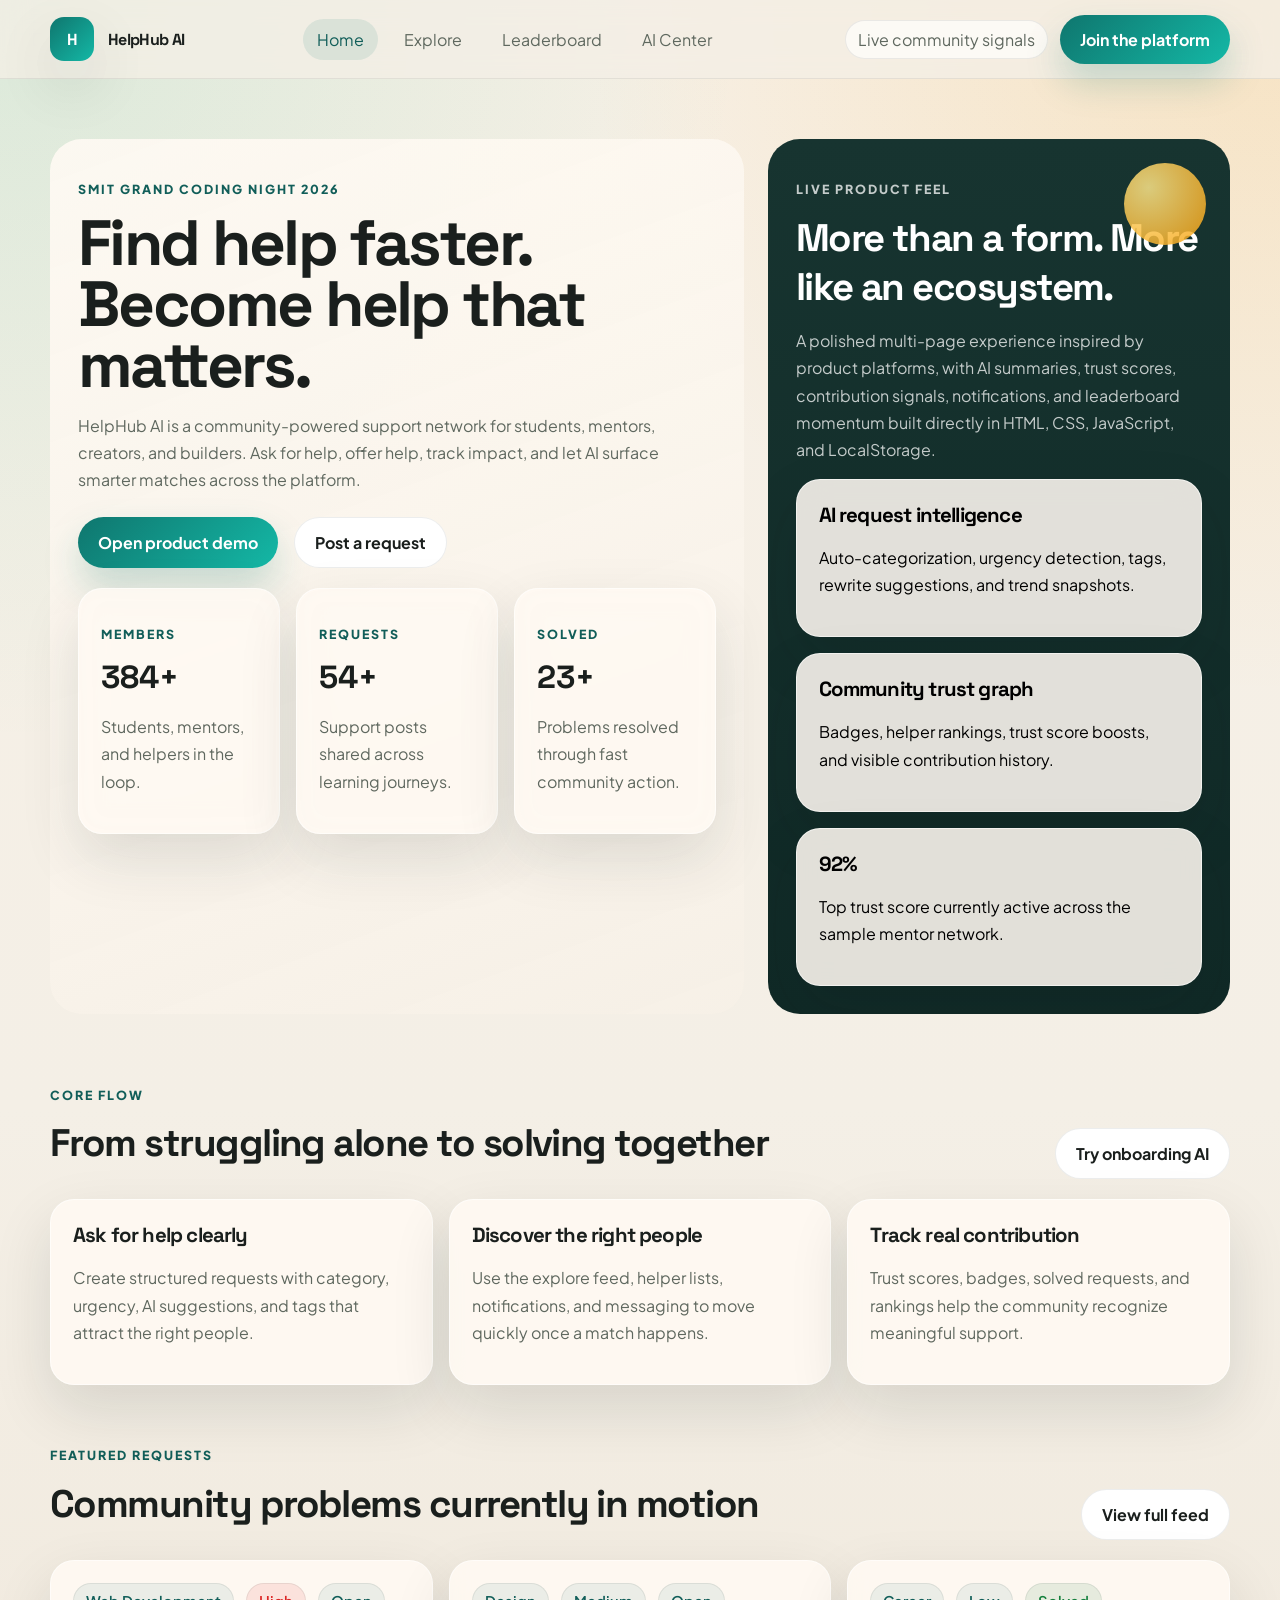
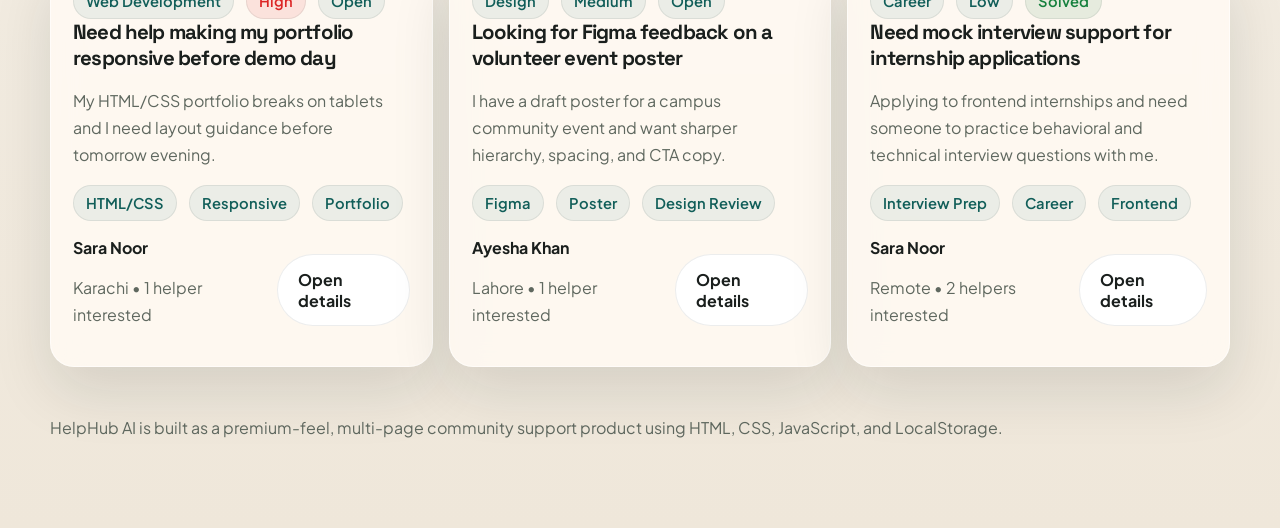
<file: index.html>
<!DOCTYPE html>
<html lang="en">
  <head>
    <meta charset="UTF-8" />
    <meta name="viewport" content="width=device-width, initial-scale=1.0" />
    <title>HelpHub AI | Community Support Platform</title>
    <link href="https://fonts.googleapis.com/css2?family=Plus+Jakarta+Sans:wght@400;500;600;700;800&family=Space+Grotesk:wght@500;700&display=swap" rel="stylesheet" />
    <link rel="stylesheet" href="style.css" />
    <script defer src="./app.js"></script>
  </head>
  <body data-page="landing">
    <div class="site-shell">
      <header class="topbar">
        <div class="container nav">
          <a class='brand' href='./index.html'><span class="brand-badge">H</span><span>HelpHub AI</span></a>
          <nav class="nav-links">
            <a data-nav='landing' href='./index.html'>Home</a>
            <a href='./pages/explore/explore.html'>Explore</a>
            <a href='./pages/leaderBoard/leaderBoard.html'>Leaderboard</a>
            <a href='./pages/aiCenter/aiCenter.html'>AI Center</a>
          </nav>
          <div class="nav-actions">
            <a class='pill' href='./pages/notifications/notifications.html'>Live community signals</a>
            <a class='btn btn-primary' href='./pages/auth/auth.html'>Join the platform</a>
          </div>
        </div>
      </header>
      <main>
        <section class="hero">
          <div class="container hero-grid">
            <div class="hero-copy fade-in">
              <p class="eyebrow">SMIT Grand Coding Night 2026</p>
              <h1>Find help faster. Become help that matters.</h1>
              <p>HelpHub AI is a community-powered support network for students, mentors, creators, and builders. Ask for help, offer help, track impact, and let AI surface smarter matches across the platform.</p>
              <div class="hero-actions">
                <a class='btn btn-primary' href='./pages/dashboard/dashboard.html'>Open product demo</a>
                <a class='btn btn-secondary' href='./pages/createRequest/createRequest.html'>Post a request</a>
              </div>
              <div class="stats-grid">
                <div class="stat-card"><p class="eyebrow">Members</p><div class="stat-value" data-stat-members>0</div><p>Students, mentors, and helpers in the loop.</p></div>
                <div class="stat-card"><p class="eyebrow">Requests</p><div class="stat-value" data-stat-requests>0</div><p>Support posts shared across learning journeys.</p></div>
                <div class="stat-card"><p class="eyebrow">Solved</p><div class="stat-value" data-stat-solved>0</div><p>Problems resolved through fast community action.</p></div>
              </div>
            </div>
            <div class="hero-panel fade-in">
              <span class="orb"></span>
              <p class="eyebrow">Live product feel</p>
              <h2>More than a form. More like an ecosystem.</h2>
              <p>A polished multi-page experience inspired by product platforms, with AI summaries, trust scores, contribution signals, notifications, and leaderboard momentum built directly in HTML, CSS, JavaScript, and LocalStorage.</p>
              <div class="stack">
                <div class="feature-card" style="color: black;"><h3>AI request intelligence</h3><p style="color: black;">Auto-categorization, urgency detection, tags, rewrite suggestions, and trend snapshots.</p></div>
                <div class="feature-card" style="color: black;"><h3>Community trust graph</h3><p style="color: black;">Badges, helper rankings, trust score boosts, and visible contribution history.</p></div>
                <div class="feature-card" style="color: black;"><h3 data-top-score>0%</h3><p style="color: black;">Top trust score currently active across the sample mentor network.</p></div>
              </div>
            </div>
          </div>
        </section>
        <section class="section">
          <div class="container">
            <div class="section-head">
              <div><p class="section-kicker">Core flow</p><h2>From struggling alone to solving together</h2></div>
              <a class='btn btn-secondary' href='./pages/onBoarding/onBoarding.html'>Try onboarding AI</a>
            </div>
            <div class="card-grid">
              <article class="feature-card fade-in"><h3>Ask for help clearly</h3><p>Create structured requests with category, urgency, AI suggestions, and tags that attract the right people.</p></article>
              <article class="feature-card fade-in"><h3>Discover the right people</h3><p>Use the explore feed, helper lists, notifications, and messaging to move quickly once a match happens.</p></article>
              <article class="feature-card fade-in"><h3>Track real contribution</h3><p>Trust scores, badges, solved requests, and rankings help the community recognize meaningful support.</p></article>
            </div>
          </div>
        </section>
        <section class="section">
          <div class="container">
            <div class="section-head">
              <div><p class="section-kicker">Featured requests</p><h2>Community problems currently in motion</h2></div>
              <a class='btn btn-secondary' href='./pages/explore/explore.html'>View full feed</a>
            </div>
            <div class="card-grid" data-featured-requests></div>
          </div>
        </section>
      </main>
      <footer class="footer"><div class="container">HelpHub AI is built as a premium-feel, multi-page community support product using HTML, CSS, JavaScript, and LocalStorage.</div></footer>
    </div>
  </body>
</html>
</file>
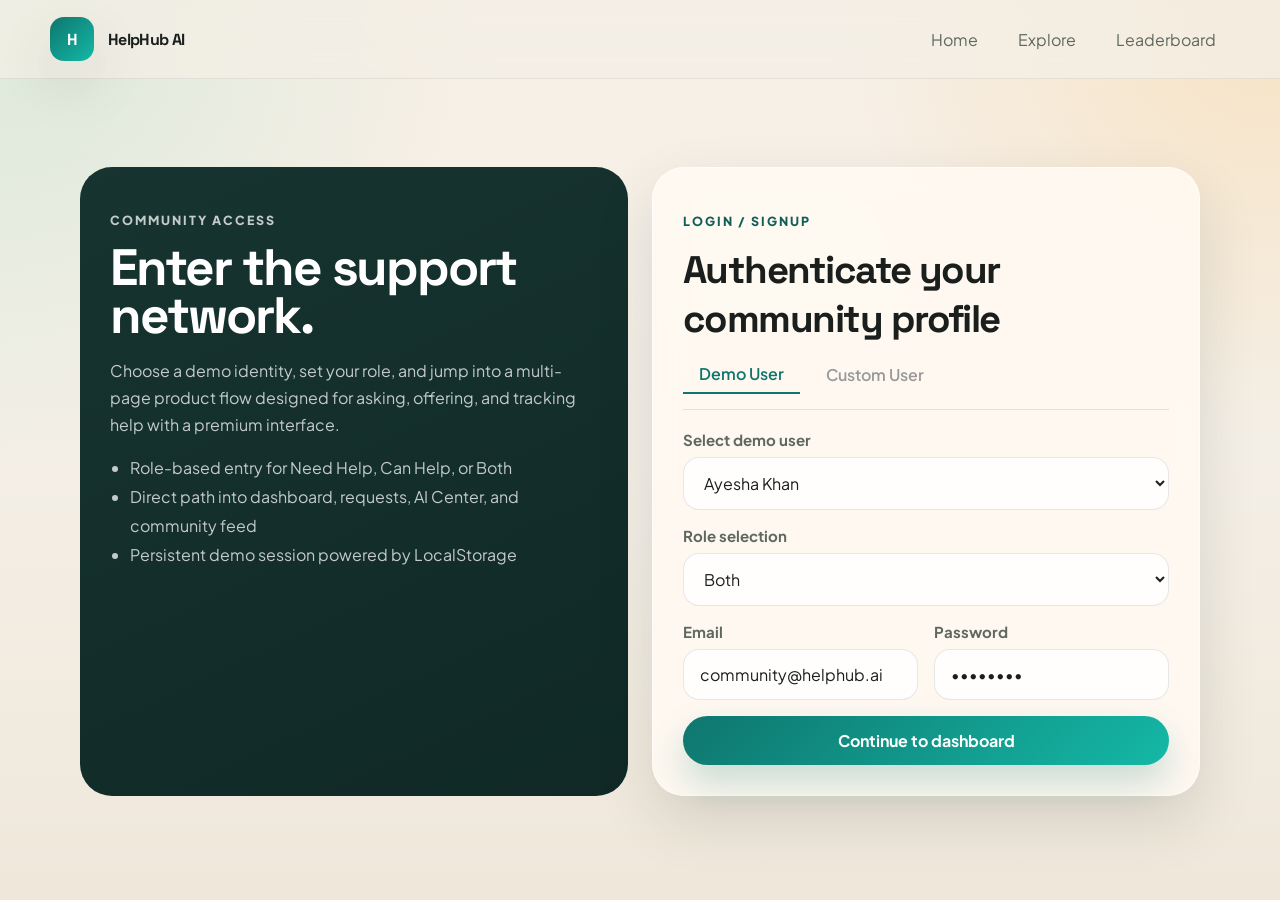
<file: request-detail.html>
<!DOCTYPE html>
<html lang="en">

<head>
  <meta charset="UTF-8" />
  <meta name="viewport" content="width=device-width, initial-scale=1.0" />
  <title>HelpHub AI | Request Details</title>
  <link rel="preconnect" href="https://fonts.googleapis.com" />
  <link rel="preconnect" href="https://fonts.gstatic.com" crossorigin />
  <link
    href="https://fonts.googleapis.com/css2?family=Plus+Jakarta+Sans:wght@400;500;600;700;800&family=Space+Grotesk:wght@500;700&display=swap"
    rel="stylesheet" />
  <link rel="stylesheet" href="./style.css" />
  <script defer src="./app.js"></script>
</head>

<body data-page="detail">
  <!-- Request detail page: show full request, summary, helpers, and actions -->
  <header class="topbar">
    <div class="container nav">
      <a class='brand' href='./index.html'><span class="brand-badge">H</span><span>HelpHub AI</span></a>
      <nav class="nav-links">
        <a href='./pages/dashboard/dashboard.html'>Dashboard</a>
        <a href='./pages/explore/explore.html'>Explore</a>
        <a href='./pages/leaderBoard/leaderBoard.html'>Leaderboard</a>
      </nav>
    </div>
  </header>

  <main class="container">
    <!-- Request detail header -->
    <section class="page-hero">
      <div class="panel dark-panel">
        <div data-request-meta class="meta-tags"></div>
        <h1 data-request-title style="font-size: clamp(2rem, 4vw, 3.5rem);"></h1>
        <p data-request-description></p>
      </div>
    </section>

    <!-- Main Content -->
    <section class="detail-grid section">
      <!-- Left Column -->
      <div class="stack">
        <!-- AI Summary -->
        <div class="panel">
          <p class="section-kicker">AI Summary</p>
          <h2>What this request needs</h2>
          <p data-request-summary></p>
          <div data-request-tags class="tag-row"></div>
        </div>

        <!-- Actions -->
        <div class="panel">
          <p class="section-kicker">Actions</p>
          <div class="actions-grid">
            <button data-cta-help class="btn btn-primary">I can help</button>
            <button data-cta-solved class="btn btn-secondary">Mark as solved</button>
          </div>
        </div>
      </div>

      <!-- Right Column -->
      <div class="stack">
        <!-- Requester Info -->
        <div class="panel">
          <p class="section-kicker">Requester</p>
          <div data-request-requester></div>
        </div>

        <!-- Helpers List -->
        <div class="panel">
          <p class="section-kicker">Helpers</p>
          <h2>People ready to support</h2>
          <div data-helper-list class="stack"></div>
        </div>
      </div>
    </section>
  </main>

  <style>
    .page-hero {
      padding: 36px 0 18px;
    }

    .page-hero .panel {
      background: linear-gradient(140deg, rgba(20, 29, 32, 0.93), rgba(16, 26, 29, 0.88));
      color: white;
      border-radius: 32px;
      padding: 28px;
    }

    .page-hero h1 {
      color: white;
      margin-bottom: 12px;
    }

    .page-hero p {
      color: rgba(255, 255, 255, 0.75);
      line-height: 1.7;
    }

    .meta-tags {
      display: flex;
      gap: 8px;
      margin-bottom: 16px;
      flex-wrap: wrap;
    }

    .detail-grid {
      display: grid;
      grid-template-columns: 1.2fr 0.8fr;
      gap: 24px;
      padding: 24px 0;
    }

    .stack {
      display: grid;
      gap: 16px;
    }

    .actions-grid {
      display: flex;
      gap: 12px;
      flex-wrap: wrap;
    }

    .user-line {
      display: flex;
      align-items: center;
      gap: 12px;
    }

    .avatar {
      width: 44px;
      height: 44px;
      border-radius: 50%;
      display: flex;
      align-items: center;
      justify-content: center;
      font-weight: 800;
      font-family: "Space Grotesk", "Segoe UI", sans-serif;
      color: white;
      flex-shrink: 0;
      background: linear-gradient(135deg, #f59e0b, #fb7185);
    }

    .avatar.teal {
      background: linear-gradient(135deg, #14b8a6, #0f766e);
    }

    .avatar.dark {
      background: linear-gradient(135deg, #2c3e50, #1f2937);
    }

    .helper-item {
      display: flex;
      justify-content: space-between;
      align-items: center;
      gap: 14px;
      padding: 16px 18px;
      border-radius: 18px;
      background: rgba(255, 255, 255, 0.72);
      border: 1px solid rgba(17, 33, 29, 0.06);
    }

    .muted {
      color: #5f685f;
      font-size: 0.95rem;
    }

    .tag-row {
      display: flex;
      gap: 8px;
      flex-wrap: wrap;
      margin-top: 16px;
    }

    .tag {
      display: inline-flex;
      align-items: center;
      gap: 8px;
      padding: 8px 12px;
      background: rgba(15, 118, 110, 0.08);
      color: #115e59;
      border-radius: 999px;
      font-size: 0.92rem;
      font-weight: 600;
      border: 1px solid transparent;
    }

    .tag.urgent {
      background: rgba(220, 38, 38, 0.1);
      color: #dc2626;
    }

    .tag.success {
      background: rgba(21, 128, 61, 0.1);
      color: #15803d;
    }

    /* Medium screens (tablet) */
    @media (max-width: 980px) {
      .detail-grid {
        grid-template-columns: 1fr;
        gap: 20px;
      }

      .actions-grid {
        grid-template-columns: 1fr;
      }

      .actions-grid button {
        width: 100%;
      }
    }

    /* Small screens (mobile) */
    @media (max-width: 680px) {
      .page-hero {
        padding: 24px 0 12px;
      }

      .page-hero .panel {
        border-radius: 22px;
        padding: 22px;
      }

      .page-hero h1 {
        font-size: clamp(1.8rem, 5vw, 2.6rem);
        margin-bottom: 12px;
      }

      .page-hero p {
        font-size: 0.95rem;
      }

      .detail-grid {
        gap: 16px;
        padding: 16px 0;
      }

      .stack {
        gap: 14px;
      }

      .meta-tags {
        gap: 6px;
        margin-bottom: 12px;
      }

      .tag {
        font-size: 0.85rem;
        padding: 6px 10px;
      }

      .actions-grid {
        gap: 10px;
      }

      .actions-grid .btn {
        padding: 12px 16px;
        font-size: 0.95rem;
        width: 100%;
      }

      .helper-item {
        flex-direction: column;
        align-items: flex-start;
        gap: 12px;
        padding: 14px 16px;
      }

      .helper-item .user-line {
        width: 100%;
      }

      .user-line {
        width: 100%;
        justify-content: space-between;
      }

      .user-line > div:last-child {
        text-align: right;
      }

      .panel {
        padding: 22px;
        border-radius: 24px;
      }

      .panel h2 {
        font-size: clamp(1.2rem, 3vw, 1.8rem);
        margin-bottom: 12px;
      }

      .section-kicker,
      .eyebrow {
        font-size: 0.75rem;
      }
    }

    /* Extra small screens */
    @media (max-width: 480px) {
      .page-hero h1 {
        font-size: 1.6rem;
        line-height: 1.2;
      }

      .meta-tags {
        gap: 4px;
      }

      .tag {
        font-size: 0.8rem;
        padding: 5px 8px;
      }

      .avatar {
        width: 40px;
        height: 40px;
        font-size: 0.85rem;
      }

      .helper-item {
        padding: 12px 14px;
      }

      .actions-grid .btn {
        padding: 11px 14px;
        font-size: 0.9rem;
      }
    }
  </style>
</body>

</html>
</file>
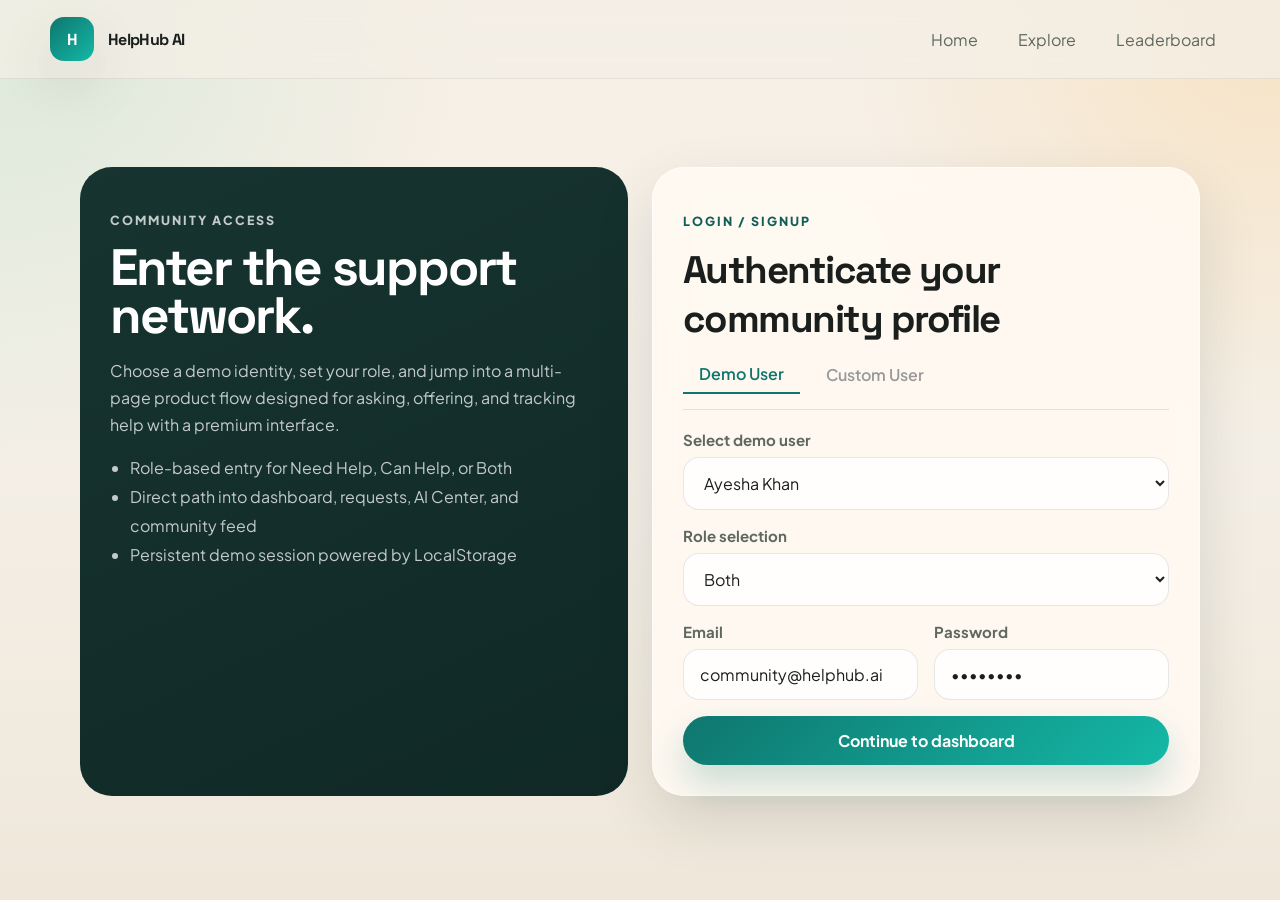
<file: pages/aiCenter/aiCenter.html>
<!DOCTYPE html>
<html lang="en">

<head>
  <meta charset="UTF-8" />
  <meta name="viewport" content="width=device-width, initial-scale=1.0" />
  <title>HelpHub AI | AI Center</title>
  <link rel="preconnect" href="https://fonts.googleapis.com" />
  <link rel="preconnect" href="https://fonts.gstatic.com" crossorigin />
  <link
    href="https://fonts.googleapis.com/css2?family=Plus+Jakarta+Sans:wght@400;500;600;700;800&family=Space+Grotesk:wght@500;700&display=swap"
    rel="stylesheet" />
  <link rel="stylesheet" href="../../style.css" />
  <script defer src="../../app.js"></script>
</head>

<body data-page="ai">
  <header class="topbar">
    <div class="container nav">
      <a class='brand' href='../../index.html'><span class="brand-badge">H</span><span>HelpHub AI</span></a>
      <nav class="nav-links">
        <a href='../dashboard/dashboard.html'>Dashboard</a>
        <a href='../createRequest/createRequest.html'>Create Request</a>
        <a data-nav='ai' href='../aiCenter/aiCenter.html'>AI Center</a>
      </nav>
    </div>
  </header>
  <main class="container">
    <section class="page-hero">
      <div class="panel">
        <p class="eyebrow">AI Center</p>
        <h1 style="font-size: clamp(2.2rem, 4vw, 4rem);">See what the platform intelligence is noticing.</h1>
        <p>AI-like insights summarize demand trends, helper readiness, urgency signals, and request recommendations.</p>
      </div>
    </section>
    <section class="stack section">
      <div class="mini-grid" data-ai-summary></div>
      <div class="panel">
        <p class="section-kicker">AI recommendations</p>
        <h2>Requests needing attention</h2>
        <div class="stack" data-ai-recommendations></div>
      </div>
    </section>
  </main>
</body>

</html>
</file>
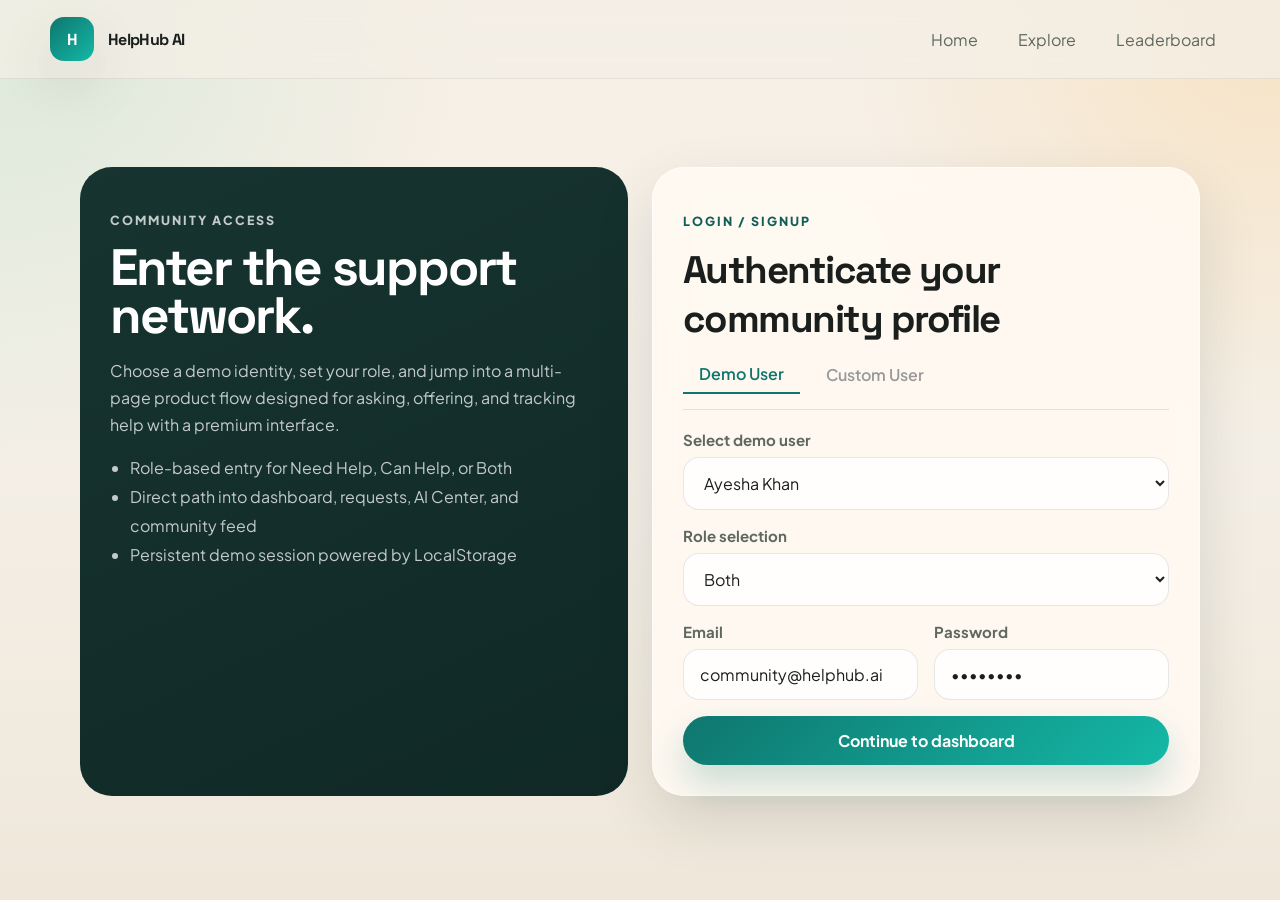
<file: pages/auth/auth.html>
<!DOCTYPE html>
<html lang="en">

<head>
  <meta charset="UTF-8" />
  <meta name="viewport" content="width=device-width, initial-scale=1.0" />
  <title>HelpHub AI | Authentication</title>
  <link rel="preconnect" href="https://fonts.googleapis.com" />
  <link rel="preconnect" href="https://fonts.gstatic.com" crossorigin />
  <link
    href="https://fonts.googleapis.com/css2?family=Plus+Jakarta+Sans:wght@400;500;600;700;800&family=Space+Grotesk:wght@500;700&display=swap"
    rel="stylesheet" />
  <link rel="stylesheet" href="../../style.css" />
  <script defer src="../../app.js"></script>
</head>

<body data-page="auth">
  <header class="topbar">
    <div class="container nav">
      <a class='brand' href='../../index.html'><span class="brand-badge">H</span><span>HelpHub AI</span></a>
      <nav class="nav-links">
        <a href='../../index.html'>Home</a>
        <a href='../explore/explore.html'>Explore</a>
        <a href='../leaderBoard/leaderBoard.html'>Leaderboard</a>
      </nav>
    </div>
  </header>
  <main class="auth-layout container">
    <div class="auth-wrap">
      <section class="auth-side fade-in">
        <p class="eyebrow">Community access</p>
        <h1 style="font-size: clamp(2.4rem, 4vw, 4rem);">Enter the support network.</h1>
        <p>Choose a demo identity, set your role, and jump into a multi-page product flow designed for asking, offering,
          and tracking help with a premium interface.</p>
        <ul>
          <li>Role-based entry for Need Help, Can Help, or Both</li>
          <li>Direct path into dashboard, requests, AI Center, and community feed</li>
          <li>Persistent demo session powered by LocalStorage</li>
        </ul>
      </section>
      <section class="auth-card fade-in">
        <p class="section-kicker">Login / Signup</p>
        <h2>Authenticate your community profile</h2>
        <div class="auth-mode-toggle" style="display: flex; gap: 10px; margin-bottom: 20px; border-bottom: 1px solid #e0e0e0; padding-bottom: 15px;">
          <button type="button" class="auth-mode-btn active" data-mode="demo" style="padding: 8px 16px; border: none; background: none; cursor: pointer; font-weight: 600; color: #0f766e; border-bottom: 2px solid #0f766e;">Demo User</button>
          <button type="button" class="auth-mode-btn" data-mode="custom" style="padding: 8px 16px; border: none; background: none; cursor: pointer; font-weight: 600; color: #999;">Custom User</button>
        </div>
        <form data-auth-form class="stack">
          <div id="demo-mode">
            <div class="field"><label for="auth-user">Select demo user</label><select id="auth-user"
                data-auth-user></select></div>
          </div>
          <div id="custom-mode" style="display: none;">
            <div class="field"><label for="custom-name">Your Name</label><input id="custom-name" type="text" 
                placeholder="Enter your full name" data-custom-name /></div>
            <div class="field"><label for="custom-location">Location (Optional)</label><input id="custom-location" type="text" 
                placeholder="e.g., Karachi, Lahore, Remote" data-custom-location /></div>
          </div>
          <div class="field"><label for="auth-role">Role selection</label><select id="auth-role" data-auth-role>
              <option>Need Help</option>
              <option>Can Help</option>
              <option>Both</option>
            </select></div>
          <div class="auth-grid">
            <div class="field"><label>Email</label><input type="email" value="community@helphub.ai" /></div>
            <div class="field"><label>Password</label><input type="password" value="demo1234" /></div>
          </div>
          <button class="btn btn-primary" type="submit">Continue to dashboard</button>
        </form>
      </section>
    </div>
  </main>
</body>

</html>
</file>
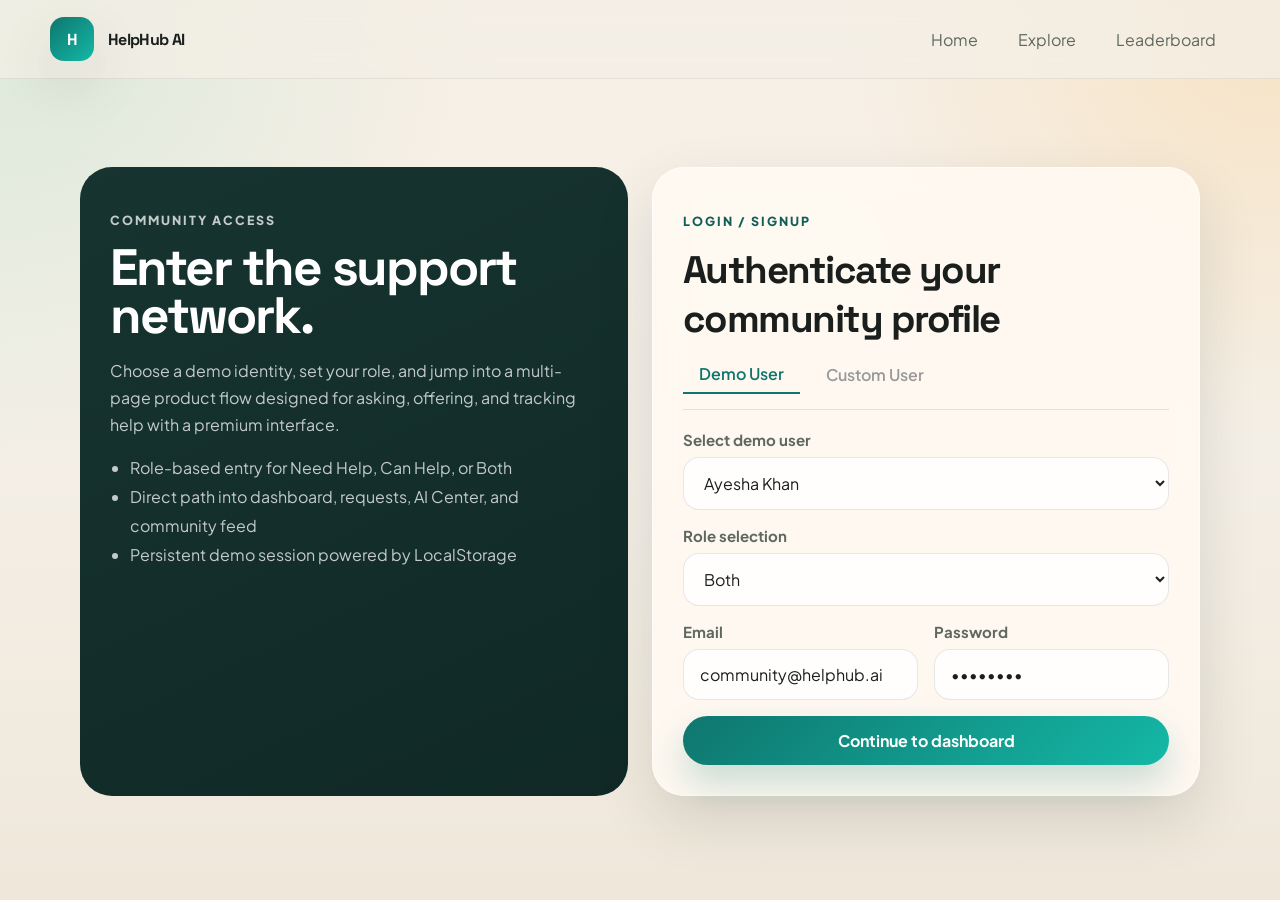
<file: pages/createRequest/createRequest.html>
<!DOCTYPE html>
<html lang="en">

<head>
  <meta charset="UTF-8" />
  <meta name="viewport" content="width=device-width, initial-scale=1.0" />
  <title>HelpHub AI | Create Request</title>
  <link rel="preconnect" href="https://fonts.googleapis.com" />
  <link rel="preconnect" href="https://fonts.gstatic.com" crossorigin />
  <link
    href="https://fonts.googleapis.com/css2?family=Plus+Jakarta+Sans:wght@400;500;600;700;800&family=Space+Grotesk:wght@500;700&display=swap"
    rel="stylesheet" />
  <link rel="stylesheet" href="../../style.css" />
  <script defer src="../../app.js"></script>
</head>

<body data-page="create">
  <header class="topbar">
    <div class="container nav">
      <a class='brand' href='../../index.html'><span class="brand-badge">H</span><span>HelpHub AI</span></a>
      <nav class="nav-links">
        <a href='../dashboard/dashboard.html'>Dashboard</a>
        <a href='../explore/explore.html'>Explore</a>
        <a data-nav='create' href='../createRequest/createRequest.html'>Create Request</a>
      </nav>
    </div>
  </header>
  <main class="container">
    <section class="page-hero">
      <div class="panel">
        <p class="eyebrow">Create request</p>
        <h1 style="font-size: clamp(2.2rem, 4vw, 4rem);">Turn a rough problem into a clear help request.</h1>
        <p>Use built-in AI suggestions for category, urgency, tags, and a stronger description rewrite.</p>
      </div>
    </section>
    <section class="detail-grid section">
      <form class="form-card stack" data-create-form>
        <div class="field"><label for="request-title">Title</label><input id="request-title" type="text"
            placeholder="Need review on my JavaScript quiz app before submission" required /></div>
        <div class="field"><label for="request-description">Description</label><textarea id="request-description"
            placeholder="Explain the challenge, your current progress, deadline, and what kind of help would be useful."
            required></textarea></div>
        <div class="form-grid">
          <div class="field"><label for="request-tags">Tags</label><input id="request-tags" type="text"
              placeholder="JavaScript, Debugging, Review" /></div>
          <div class="field"><label for="request-category">Category</label><select id="request-category" required>
              <option>Web Development</option>
              <option>Design</option>
              <option>Career</option>
              <option>Academics</option>
              <option>Content</option>
              <option>Community</option>
            </select></div>
          <div class="field"><label for="request-urgency">Urgency</label><select id="request-urgency" required>
              <option>Critical</option>
              <option selected>High</option>
              <option>Medium</option>
              <option>Low</option>
            </select></div>
        </div>
        <div class="row"><button class="btn btn-secondary" type="button" data-fill-ai>Apply AI
            suggestions</button><button class="btn btn-primary" type="submit">Publish request</button></div>
      </form>
      <aside class="panel">
        <p class="section-kicker">AI assistant</p>
        <h2>Smart request guidance</h2>
        <div data-ai-request-insights></div>
      </aside>
    </section>
  </main>
</body>

</html>
</file>
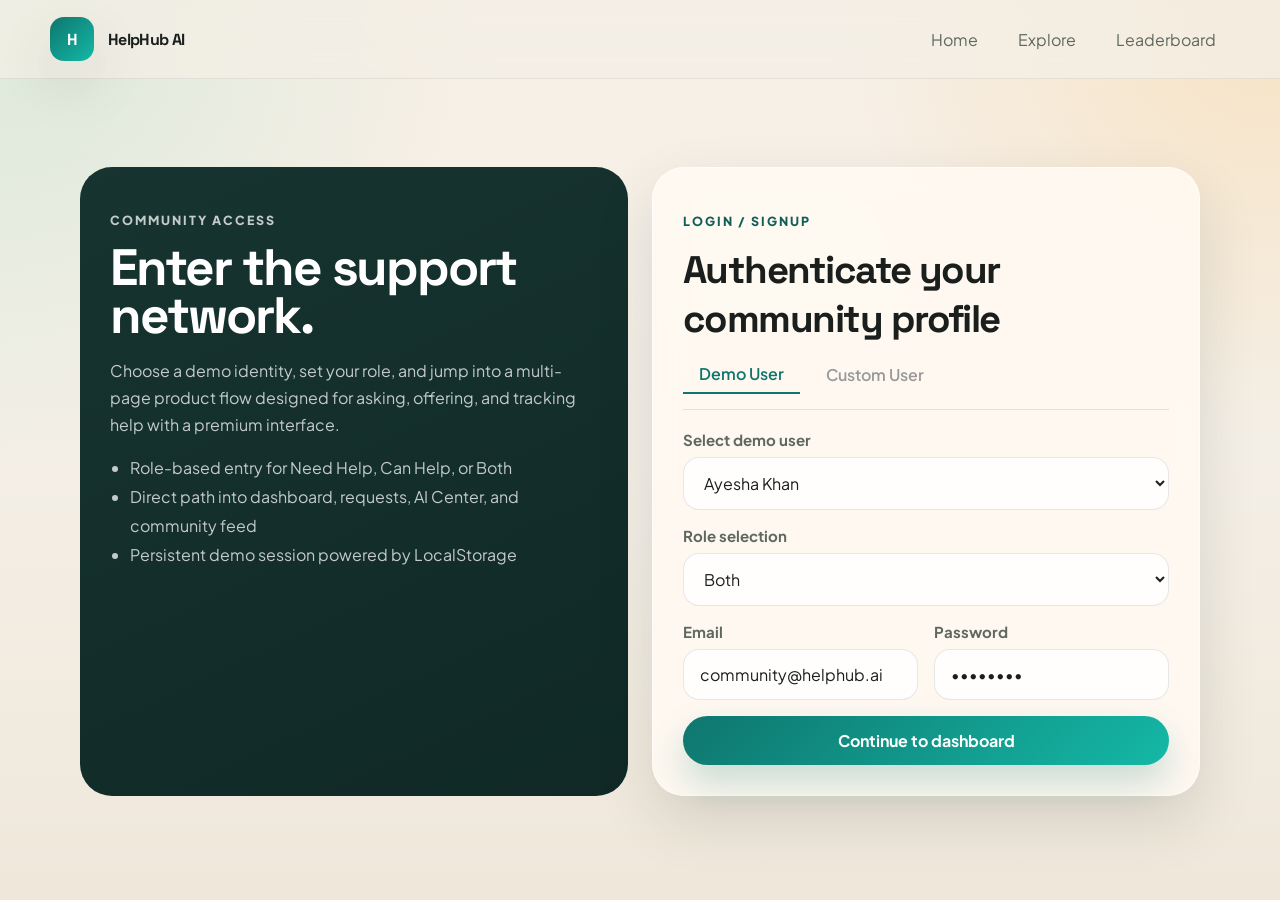
<file: pages/dashboard/dashboard.html>
<!DOCTYPE html>
<html lang="en">

<head>
  <meta charset="UTF-8" />
  <meta name="viewport" content="width=device-width, initial-scale=1.0" />
  <title>HelpHub AI | Dashboard</title>
  <link rel="preconnect" href="https://fonts.googleapis.com" />
  <link rel="preconnect" href="https://fonts.gstatic.com" crossorigin />
  <link
    href="https://fonts.googleapis.com/css2?family=Plus+Jakarta+Sans:wght@400;500;600;700;800&family=Space+Grotesk:wght@500;700&display=swap"
    rel="stylesheet" />
  <link rel="stylesheet" href="../../style.css" />
  <script defer src="../../app.js"></script>
</head>

<body data-page="dashboard">
  <div class="site-shell">
    <header class="topbar">
      <div class="container nav">
        <a class='brand' href='../../index.html'><span class="brand-badge">H</span><span>HelpHub AI</span></a>
        <nav class="nav-links">
          <a data-nav='dashboard' href='../dashboard/dashboard.html'>Dashboard</a>
          <a href='../explore/explore.html'>Explore</a>
          <a href='../createRequest/createRequest.html'>Create Request</a>
          <a href='../messages/messages.html'>Messages</a>
          <a href='../profile/profile.html'>Profile</a>
        </nav>
        <div class="nav-actions">
          <a class='pill' href='../notifications/notifications.html'>Notifications</a>
          <a class='btn btn-primary' href='../aiCenter/aiCenter.html'>Open AI Center</a>
        </div>
      </div>
    </header>
    <main class="container">
      <section class="page-hero">
        <div class="panel">
          <p class="eyebrow">Dashboard</p>
          <h1 style="font-size: clamp(2.3rem, 4vw, 4.2rem);">Welcome back, <span data-dashboard-name></span>.</h1>
          <p>Your command center for requests, AI insights, helper momentum, and live community activity.</p>
        </div>
      </section>
      <section class="mini-grid section">
        <div class="stat-card">
          <p class="eyebrow">Trust score</p>
          <div class="stat-value" data-stat-trust></div>
          <p>Driven by solved requests and consistent support.</p>
        </div>
        <div class="stat-card">
          <p class="eyebrow">Helping</p>
          <div class="stat-value" data-stat-helping></div>
          <p>Requests where you are currently listed as a helper.</p>
        </div>
        <div class="stat-card">
          <p class="eyebrow">Open requests</p>
          <div class="stat-value" data-stat-open></div>
          <p>Community requests currently active across the feed.</p>
        </div>
        <div class="stat-card">
          <p class="eyebrow">AI pulse</p>
          <div class="stat-value" data-stat-insights></div>
          <p>Trend count detected in the latest request activity.</p>
        </div>
      </section>
      <section class="dashboard-grid section">
        <div class="stack">
          <div class="section-head">
            <div>
              <p class="section-kicker">Recent requests</p>
              <h2>What the community needs right now</h2>
            </div><a class='btn btn-secondary' href='../explore/explore.html'>Go to feed</a>
          </div>
          <div class="stack" data-dashboard-requests></div>
        </div>
        <div class="stack">
          <div class="panel">
            <p class="section-kicker">AI insights</p>
            <h3>Suggested actions for you</h3>
            <div data-dashboard-ai></div>
          </div>
          <div class="panel">
            <p class="section-kicker">Notifications</p>
            <h3>Latest updates</h3>
            <div class="notif-list" data-dashboard-notes></div>
          </div>
        </div>
      </section>
    </main>
  </div>
</body>

</html>
</file>
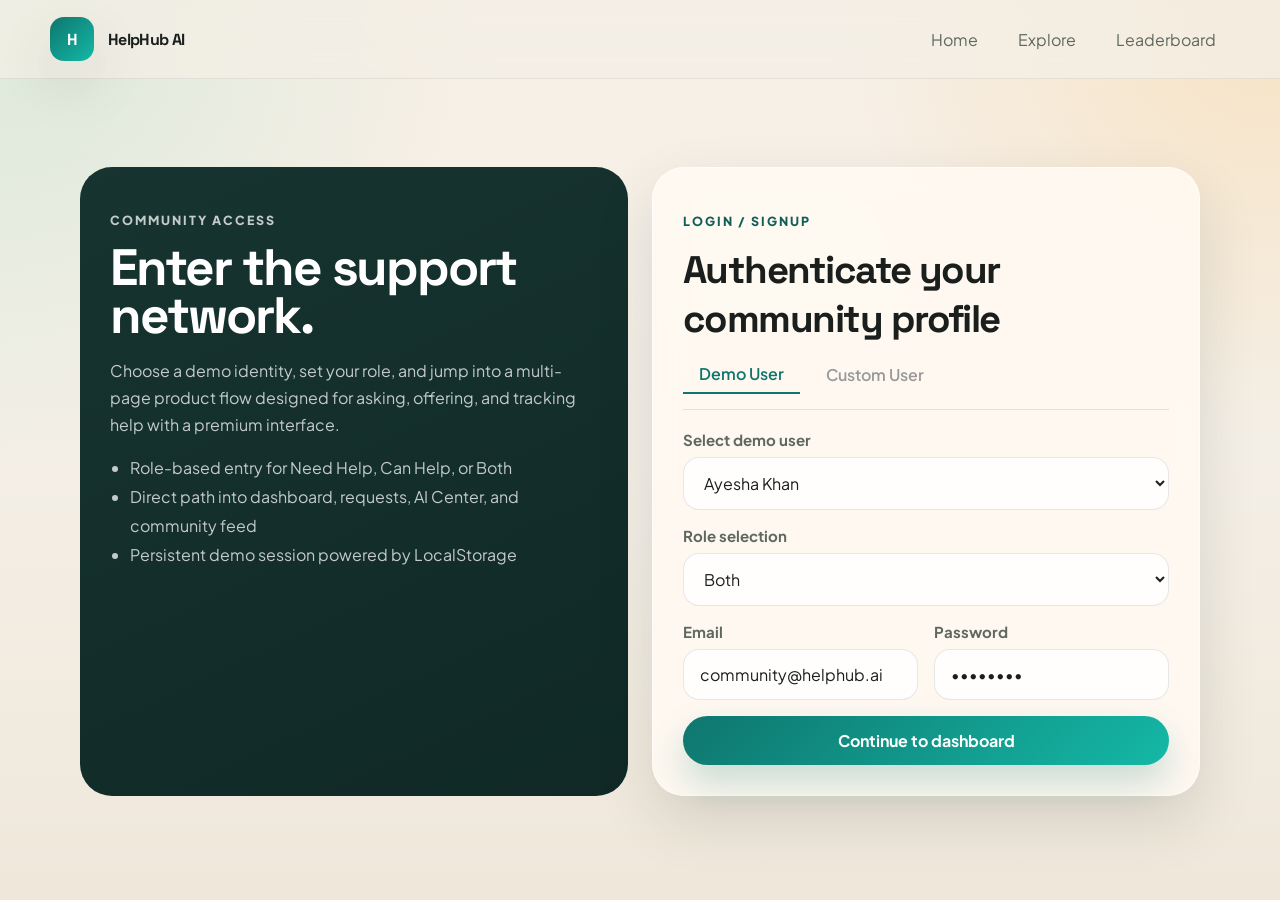
<file: pages/explore/explore.html>
<!DOCTYPE html>
<html lang="en">

<head>
  <meta charset="UTF-8" />
  <meta name="viewport" content="width=device-width, initial-scale=1.0" />
  <title>HelpHub AI | Explore Requests</title>
  <link rel="preconnect" href="https://fonts.googleapis.com" />
  <link rel="preconnect" href="https://fonts.gstatic.com" crossorigin />
  <link
    href="https://fonts.googleapis.com/css2?family=Plus+Jakarta+Sans:wght@400;500;600;700;800&family=Space+Grotesk:wght@500;700&display=swap"
    rel="stylesheet" />
  <link rel="stylesheet" href="../../style.css" />
  <script defer src="../../app.js"></script>
</head>

<body data-page="explore">
  <!-- Explore page: display request feed and filter controls -->
  <header class="topbar">
    <div class="container nav">
      <a class='brand' href='../../index.html'><span class="brand-badge">H</span><span>HelpHub AI</span></a>
      <nav class="nav-links">
        <a href='../dashboard/dashboard.html'>Dashboard</a>
        <a data-nav='explore' href='../explore/explore.html'>Explore</a>
        <a href='../leaderBoard/leaderBoard.html'>Leaderboard</a>
        <a href='../notifications/notifications.html'>Notifications</a>
      </nav>
    </div>
  </header>
  <main class="container">
    <section class="page-hero">
      <div class="panel">
        <p class="eyebrow">Explore / Feed</p>
        <h1 style="font-size: clamp(2.2rem, 4vw, 4rem);">Browse help requests with filterable community context.</h1>
        <p>Filter by category, urgency, skills, and location to surface the best matches.</p>
      </div>
    </section>
    <section class="feed-grid section">
      <form class="panel stack" data-filter-form>
        <div>
          <p class="section-kicker">Filters</p>
          <h2>Refine the feed</h2>
        </div>
        <div class="field"><label>Category</label><select name="category">
            <option value="">All categories</option>
            <option>Web Development</option>
            <option>Design</option>
            <option>Career</option>
            <option>Academics</option>
            <option>Content</option>
            <option>Community</option>
          </select></div>
        <div class="field"><label>Urgency</label><select name="urgency">
            <option value="">All urgency levels</option>
            <option>Critical</option>
            <option>High</option>
            <option>Medium</option>
            <option>Low</option>
          </select></div>
        <div class="field">
          <label>Skills</label><input name="skill" type="text" placeholder="React, Figma, Git/GitHub" />
        </div>
        <div class="field">
          <label>Location</label><input name="location" type="text" placeholder="Karachi, Lahore, Remote" />
        </div>
      </form>
      <div class="stack" data-feed-results></div>
    </section>
  </main>
</body>

</html>
</file>
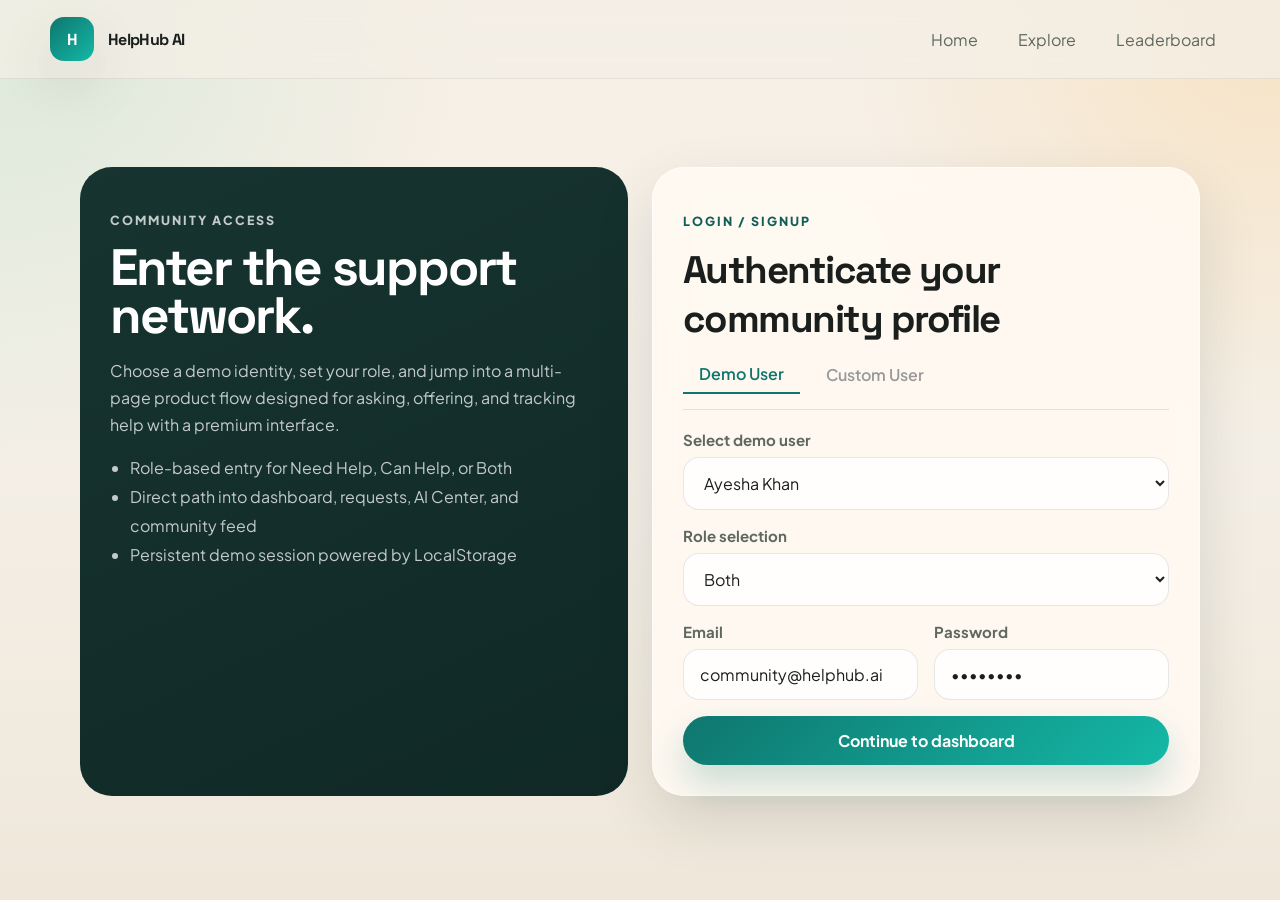
<file: pages/leaderBoard/leaderBoard.html>
<!DOCTYPE html>
<html lang="en">

<head>
  <meta charset="UTF-8" />
  <meta name="viewport" content="width=device-width, initial-scale=1.0" />
  <title>HelpHub AI | Leaderboard</title>
  <link rel="preconnect" href="https://fonts.googleapis.com" />
  <link rel="preconnect" href="https://fonts.gstatic.com" crossorigin />
  <link
    href="https://fonts.googleapis.com/css2?family=Plus+Jakarta+Sans:wght@400;500;600;700;800&family=Space+Grotesk:wght@500;700&display=swap"
    rel="stylesheet" />
  <link rel="stylesheet" href="../../style.css" />
  <script defer src="../../app.js"></script>
</head>

<body data-page="leaderboard">
  <header class="topbar">
    <div class="container nav">
      <a class='brand' href='../../index.html'><span class="brand-badge">H</span><span>HelpHub AI</span></a>
      <nav class="nav-links">
        <a href='../dashboard/dashboard.html'>Dashboard</a>
        <a href='../explore/explore.html'>Explore</a>
        <a data-nav='leaderboard' href='../leaderBoard/leaderBoard.html'>Leaderboard</a>
      </nav>
    </div>
  </header>
  <main class="container">
    <section class="page-hero">
      <div class="panel">
        <p class="eyebrow">Leaderboard</p>
        <h1 style="font-size: clamp(2.2rem, 4vw, 4rem);">Recognize the people who keep the community moving.</h1>
        <p>Trust score, contribution count, and badges create visible momentum for reliable helpers.</p>
      </div>
    </section>
    <section class="leader-grid section">
      <div class="panel">
        <p class="section-kicker">Top helpers</p>
        <h2>Rankings</h2>
        <div class="rank-list" data-rank-list></div>
      </div>
      <div class="panel">
        <p class="section-kicker">Badge system</p>
        <h2>Trust and achievement</h2>
        <div class="stack" data-badge-showcase></div>
      </div>
    </section>
  </main>
</body>

</html>
</file>
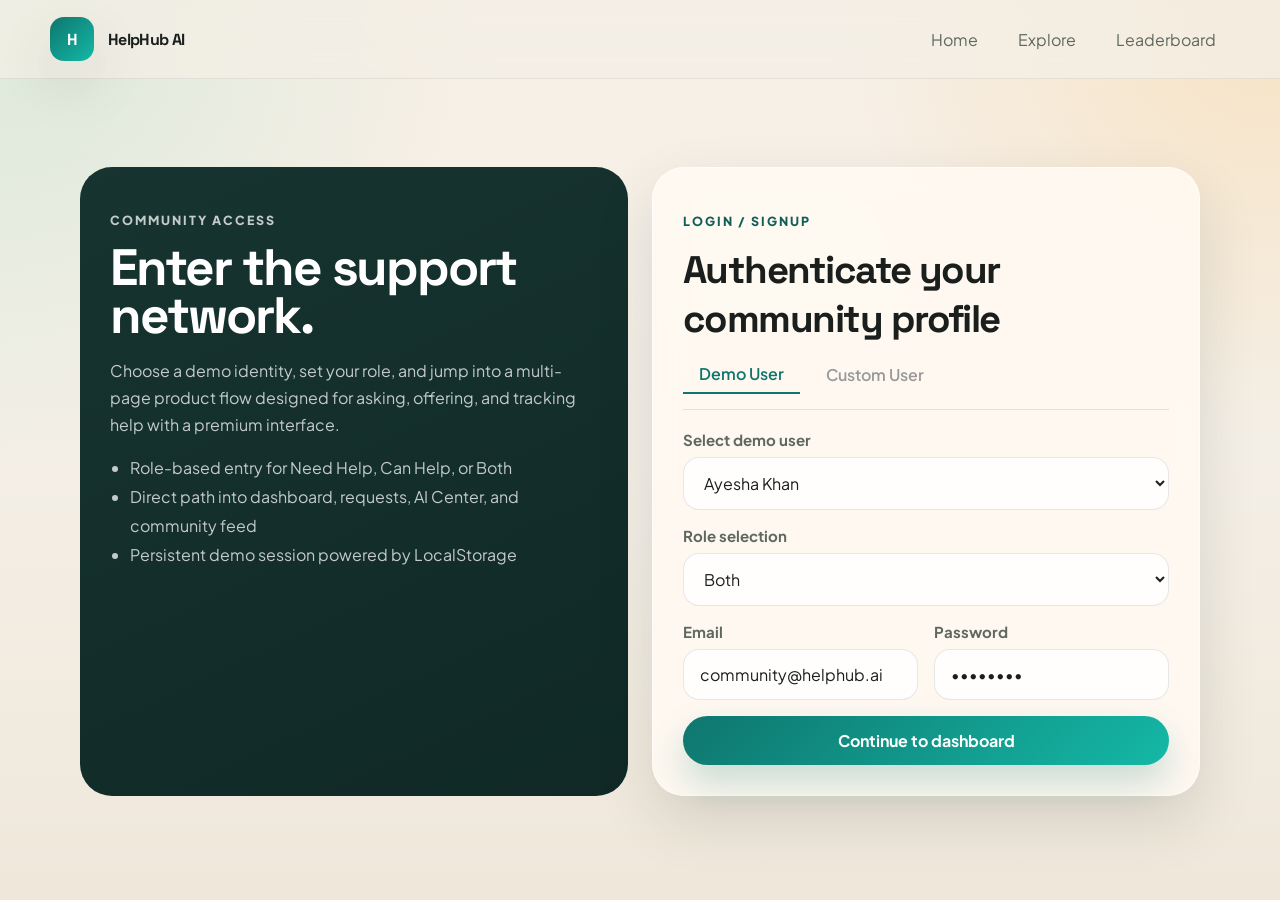
<file: pages/messages/messages.html>
<!DOCTYPE html>
<html lang="en">

<head>
  <meta charset="UTF-8" />
  <meta name="viewport" content="width=device-width, initial-scale=1.0" />
  <title>HelpHub AI | Messaging</title>
  <link rel="preconnect" href="https://fonts.googleapis.com" />
  <link rel="preconnect" href="https://fonts.gstatic.com" crossorigin />
  <link
    href="https://fonts.googleapis.com/css2?family=Plus+Jakarta+Sans:wght@400;500;600;700;800&family=Space+Grotesk:wght@500;700&display=swap"
    rel="stylesheet" />
  <link rel="stylesheet" href="../../style.css" />
  <script defer src="../../app.js"></script>
</head>

<body data-page="messages">
  <header class="topbar">
    <div class="container nav">
      <a class='brand' href='../../index.html'><span class="brand-badge">H</span><span>HelpHub AI</span></a>
      <nav class="nav-links">
        <a href='../dashboard/dashboard.html'>Dashboard</a>
        <a href='../explore/explore.html'>Explore</a>
        <a data-nav='messages' href='../messages/messages.html'>Messages</a>
      </nav>
    </div>
  </header>
  <main class="container">
    <section class="page-hero">
      <div class="panel">
        <p class="eyebrow">Interaction / Messaging</p>
        <h1 style="font-size: clamp(2.2rem, 4vw, 4rem);">Keep support moving through direct communication.</h1>
        <p>Basic messaging gives helpers and requesters a clear follow-up path once a match happens.</p>
      </div>
    </section>
    <section class="detail-grid section">
      <div class="panel">
        <p class="section-kicker">Conversation stream</p>
        <h2>Recent messages</h2>
        <div class="message-list" data-message-list></div>
      </div>
      <form class="form-card stack" data-message-form>
        <p class="section-kicker">Send message</p>
        <h2>Start a conversation</h2>
        <div class="field"><label>To</label><select name="to">
            <option>Ayesha Khan</option>
            <option>Hassan Ali</option>
            <option>Sara Noor</option>
          </select></div>
        <div class="field"><label>Message</label><textarea name="text"
            placeholder="Share support details, ask for files, or suggest next steps."></textarea></div>
        <button class="btn btn-primary" type="submit">Send</button>
      </form>
    </section>
  </main>
</body>

</html>
</file>
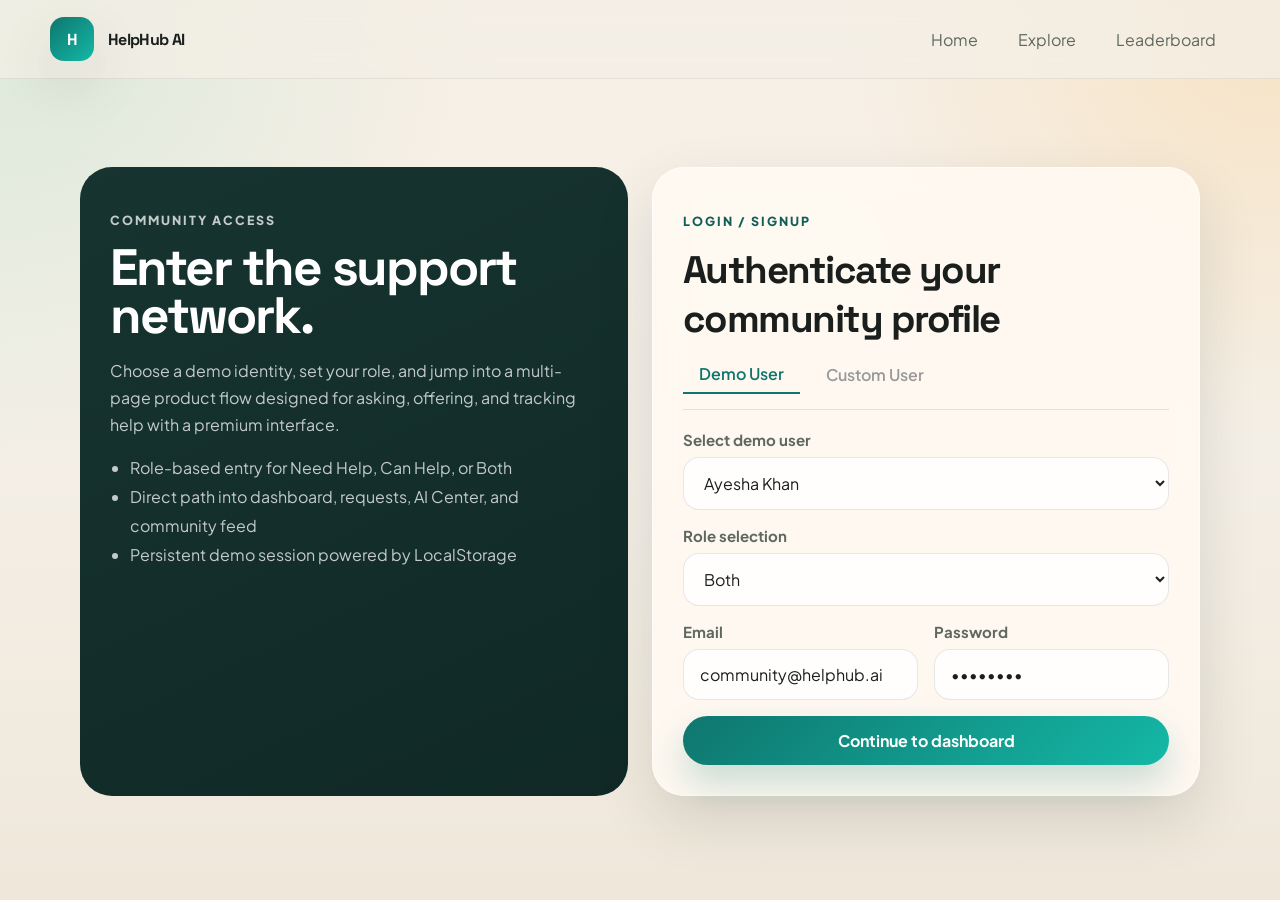
<file: pages/notifications/notifications.html>
<!DOCTYPE html>
<html lang="en">

<head>
  <meta charset="UTF-8" />
  <meta name="viewport" content="width=device-width, initial-scale=1.0" />
  <title>HelpHub AI | Notifications</title>
  <link rel="preconnect" href="https://fonts.googleapis.com" />
  <link rel="preconnect" href="https://fonts.gstatic.com" crossorigin />
  <link
    href="https://fonts.googleapis.com/css2?family=Plus+Jakarta+Sans:wght@400;500;600;700;800&family=Space+Grotesk:wght@500;700&display=swap"
    rel="stylesheet" />
  <link rel="stylesheet" href="../../style.css" />
  <script defer src="../../app.js"></script>
</head>

<body data-page="notifications">
  <header class="topbar">
    <div class="container nav">
      <a class='brand' href='../../index.html'><span class="brand-badge">H</span><span>HelpHub AI</span></a>
      <nav class="nav-links">
        <a href='../dashboard/dashboard.html'>Dashboard</a>
        <a href='../explore/explore.html'>Explore</a>
        <a data-nav='notifications' href='../notifications/notifications.html'>Notifications</a>
      </nav>
    </div>
  </header>
  <main class="container">
    <section class="page-hero">
      <div class="panel">
        <p class="eyebrow">Notifications</p>
        <h1 style="font-size: clamp(2.2rem, 4vw, 4rem);">Stay updated on requests, helpers, and trust signals.</h1>
        <p>Track new matches, solved items, AI insights, and reputation changes in one place.</p>
      </div>
    </section>
    <section class="section">
      <div class="panel">
        <p class="section-kicker">Live updates</p>
        <h2>Notification feed</h2>
        <div class="notif-list" data-notif-list></div>
      </div>
    </section>
  </main>
</body>

</html>
</file>
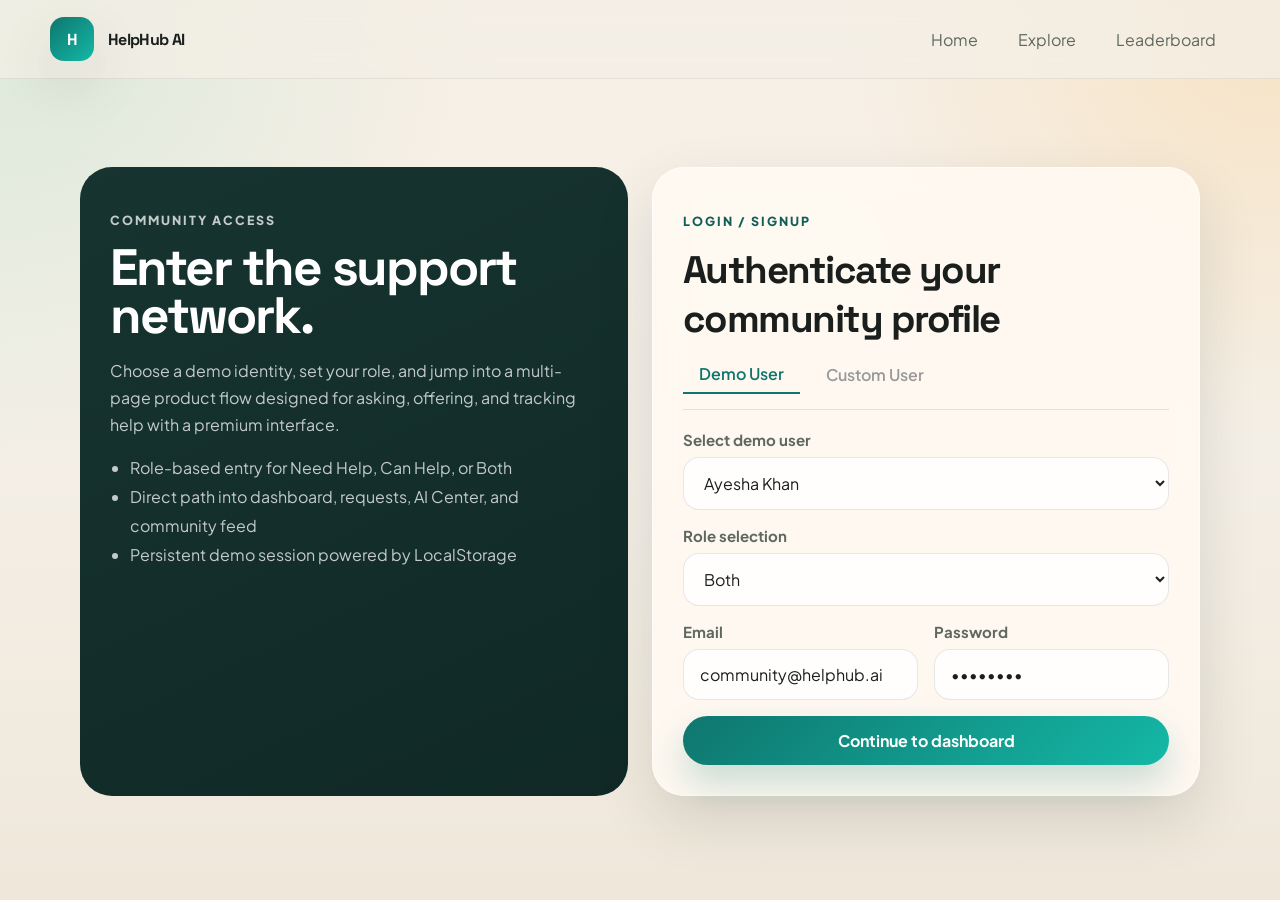
<file: pages/onBoarding/onBoarding.html>
<!DOCTYPE html>
<html lang="en">

<head>
    <meta charset="UTF-8" />
    <meta name="viewport" content="width=device-width, initial-scale=1.0" />
    <title>HelpHub AI | Onboarding</title>
    <link rel="preconnect" href="https://fonts.googleapis.com" />
    <link rel="preconnect" href="https://fonts.gstatic.com" crossorigin />
    <link
        href="https://fonts.googleapis.com/css2?family=Plus+Jakarta+Sans:wght@400;500;600;700;800&family=Space+Grotesk:wght@500;700&display=swap"
        rel="stylesheet" />
    <link rel="stylesheet" href="../../style.css"" />
    <script defer src="../../app.js">
    </script>
</head>

<body data-page="onboarding">
    <header class="topbar">
        <div class="container nav">
            <a class='brand' href='../../index.html'><span class="brand-badge">H</span><span>HelpHub AI</span></a>
            <nav class="nav-links">
                <a href='../dashboard/dashboard.html'>Dashboard</a>
                <a href='../explore/explore.html'>Explore</a>
                <a href='../profile/profile.html'>Profile</a>
            </nav>
        </div>
    </header>
    <main class="container">
        <section class="page-hero">
            <div class="panel">
                <p class="eyebrow">Onboarding</p>
                <h1 style="font-size: clamp(2.2rem, 4vw, 4rem);">Shape your support identity with AI suggestions.</h1>
                <p>Name your strengths, interests, and location so the system can recommend where you can help and where
                    you may need backup.</p>
            </div>
        </section>
        <section class="two-col section">
            <form class="form-card stack" data-onboarding-form>
                <div class="field"><label>Switch demo user</label><select data-user-switch></select></div>
                <div class="form-grid">
                    <div class="field"><label>Name</label><input name="name" type="text" /></div>
                    <div class="field"><label>Location</label><input name="location" type="text" /></div>
                    <div class="field-full"><label>Skills</label><input name="skills" type="text"
                            placeholder="JavaScript, UI/UX, Public Speaking" /></div>
                    <div class="field-full"><label>Interests</label><input name="interests" type="text"
                            placeholder="Hackathons, mentoring, startups" /></div>
                </div>
                <button class="btn btn-primary" type="submit">Save onboarding</button>
            </form>
            <aside class="panel stack">
                <div>
                    <p class="section-kicker">AI suggestions</p>
                    <h2>Your likely contribution map</h2>
                </div>
                <div data-onboarding-ai></div>
            </aside>
        </section>
    </main>
</body>

</html>
</file>
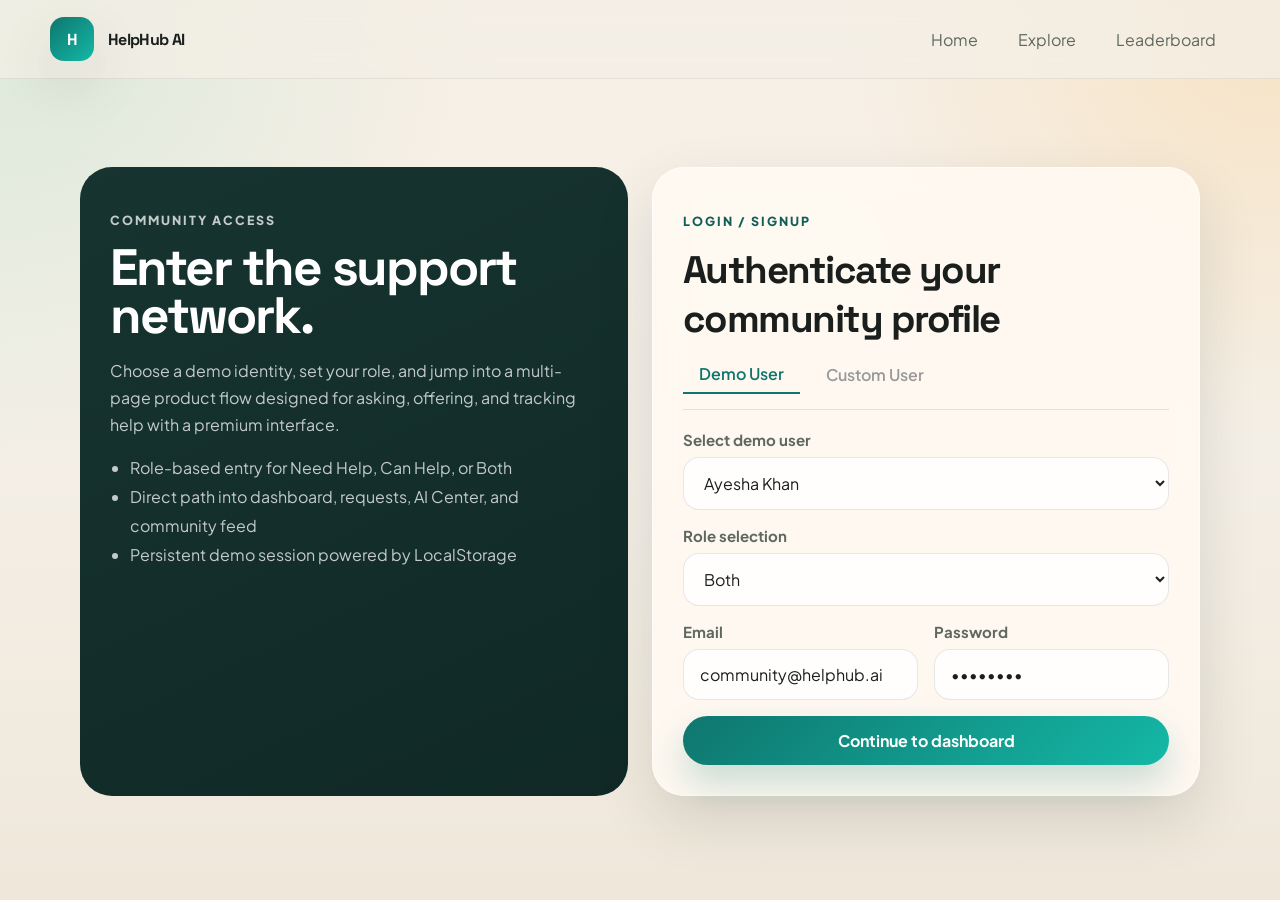
<file: pages/profile/profile.html>
<!DOCTYPE html>
<html lang="en">

<head>
  <meta charset="UTF-8" />
  <meta name="viewport" content="width=device-width, initial-scale=1.0" />
  <title>HelpHub AI | Profile</title>
  <link rel="preconnect" href="https://fonts.googleapis.com" />
  <link rel="preconnect" href="https://fonts.gstatic.com" crossorigin />
  <link
    href="https://fonts.googleapis.com/css2?family=Plus+Jakarta+Sans:wght@400;500;600;700;800&family=Space+Grotesk:wght@500;700&display=swap"
    rel="stylesheet" />
  <link rel="stylesheet" href="../../style.css" />
  <script defer src="../../app.js"></script>
</head>

<body data-page="profile">
  <header class="topbar">
    <div class="container nav">
      <a class='brand' href='../../index.html'><span class="brand-badge">H</span><span>HelpHub AI</span></a>
      <nav class="nav-links">
        <a href='../dashboard/dashboard.html'>Dashboard</a>
        <a href='../onBoarding/onBoarding.html'>Onboarding</a>
        <a data-nav='profile' href='../profile/profile.html'>Profile</a>
      </nav>
    </div>
  </header>
  <main class="container">
    <section class="page-hero">
      <div class="panel">
        <p class="eyebrow">Profile</p>
        <h1 style="font-size: clamp(2.2rem, 4vw, 4rem);" data-profile-name></h1>
        <p><span data-profile-role></span> • <span data-profile-location></span></p>
      </div>
    </section>
    <section class="profile-grid section">
      <div class="stack">
        <div class="panel">
          <p class="section-kicker">Public profile</p>
          <h2>Skills and reputation</h2>
          <div class="metric"><span>Trust score</span><strong data-profile-trust></strong></div>
          <div class="metric"><span>Contributions</span><strong data-profile-contributions></strong></div>
          <div class="stack">
            <div><strong>Skills</strong>
              <div class="tag-row" data-profile-skills style="margin-top:10px;"></div>
            </div>
            <div><strong>Badges</strong>
              <div class="tag-row" data-profile-badges style="margin-top:10px;"></div>
            </div>
          </div>
        </div>
      </div>
      <form class="form-card stack" data-profile-form>
        <p class="section-kicker">Edit profile</p>
        <h2>Update your identity</h2>
        <div class="profile-form">
          <div class="field"><label>Name</label><input name="name" type="text" /></div>
          <div class="field"><label>Location</label><input name="location" type="text" /></div>
          <div class="field-full"><label>Skills</label><input name="skills" type="text" /></div>
          <div class="field-full"><label>Interests</label><input name="interests" type="text" /></div>
        </div>
        <button class="btn btn-primary" type="submit">Save profile</button>
      </form>
    </section>
  </main>
</body>

</html>
</file>
<file: style.css>
/* -------------------------------------------------------------------------
   Design tokens / theme variables
   ------------------------------------------------------------------------- */
:root {
    --bg: #f4efe6;
    --surface: rgba(255, 250, 243, 0.88);
    --surface-strong: #fffaf3;
    --surface-dark: #1d2d2a;
    --text: #1a1f1d;
    --muted: #5f685f;
    --line: rgba(34, 54, 47, 0.1);
    --primary: #0f766e;
    --primary-strong: #115e59;
    --accent: #f59e0b;
    --danger: #dc2626;
    --success: #15803d;
    --shadow: 0 24px 60px rgba(17, 33, 29, 0.12);
    --radius-xl: 32px;
    --radius-lg: 22px;
    --container: 1180px;
    --heading-font: "Space Grotesk", "Segoe UI", sans-serif;
    --body-font: "Plus Jakarta Sans", "Segoe UI", sans-serif;
}

* {
    box-sizing: border-box;
}

html {
    scroll-behavior: smooth;
}

body {
    margin: 0;
    font-family: var(--body-font);
    color: var(--text);
    background:
        radial-gradient(circle at top left, rgba(16, 185, 129, 0.12), transparent 30%),
        radial-gradient(circle at top right, rgba(245, 158, 11, 0.16), transparent 28%),
        linear-gradient(180deg, #f7f0e6 0%, #f4efe6 52%, #efe7da 100%);
    min-height: 100vh;
}

a {
    color: inherit;
    text-decoration: none;
}
img {
    max-width: 100%;
    display: block;
}

button,
input,
select,
textarea {
    font: inherit;
}

/* -------------------------------------------------------------------------
   Layout helpers
   ------------------------------------------------------------------------- */
.container {
    width: min(var(--container), calc(100% - 32px));
    margin: 0 auto;
}

.site-shell {
    padding-bottom: 48px;
}

/* -------------------------------------------------------------------------
   Top navigation bar
   ------------------------------------------------------------------------- */
.topbar {
    position: sticky;
    top: 0;
    z-index: 20;
    backdrop-filter: blur(14px);
    background: rgba(244, 239, 230, 0.78);
    border-bottom: 1px solid rgba(29, 45, 42, 0.08);
}

.nav {
    display: flex;
    align-items: center;
    justify-content: space-between;
    gap: 20px;
    min-height: 78px;
}

.brand {
    display: inline-flex;
    align-items: center;
    gap: 14px;
    font-family: var(--heading-font);
    font-weight: 700;
    letter-spacing: -0.04em;
}

.brand-badge {
    width: 44px;
    height: 44px;
    display: grid;
    place-items: center;
    border-radius: 14px;
    background: linear-gradient(135deg, #0f766e 0%, #14b8a6 100%);
    color: white;
    box-shadow: var(--shadow);
}

.nav-links,
.nav-actions,
.tag-row,
.info-row,
.card-meta,
.user-line,
.row {
    display: flex;
    align-items: center;
    gap: 12px;
    flex-wrap: wrap;
}

.nav-links a {
    padding: 10px 14px;
    border-radius: 999px;
    color: var(--muted);
    transition: 0.2s ease;
}

.nav-links a:hover,
.nav-links a.active {
    background: rgba(15, 118, 110, 0.1);
    color: var(--primary-strong);
}

.pill,
.tag {
    display: inline-flex;
    align-items: center;
    gap: 8px;
    padding: 8px 12px;
    border-radius: 999px;
    background: rgba(255, 255, 255, 0.65);
    border: 1px solid rgba(17, 33, 29, 0.08);
    color: var(--muted);
}

.tag {
    background: rgba(15, 118, 110, 0.08);
    color: var(--primary-strong);
    font-size: 0.92rem;
    font-weight: 600;
}

.tag.urgent {
    background: rgba(220, 38, 38, 0.1);
    color: var(--danger);
}

.tag.success {
    background: rgba(21, 128, 61, 0.1);
    color: var(--success);
}

.btn {
    display: inline-flex;
    align-items: center;
    justify-content: center;
    gap: 10px;
    border: 0;
    border-radius: 999px;
    padding: 14px 20px;
    font-weight: 700;
    cursor: pointer;
    transition: transform 0.2s ease, box-shadow 0.2s ease, background 0.2s ease;
}

.btn:hover {
    transform: translateY(-2px);
}

/* -------------------------------------------------------------------------
   Buttons
   ------------------------------------------------------------------------- */
.btn-primary {
    background: linear-gradient(135deg, var(--primary) 0%, #14b8a6 100%);
    color: white;
    box-shadow: 0 18px 36px rgba(15, 118, 110, 0.22);
}

.btn-secondary {
    background: white;
    color: var(--text);
    border: 1px solid rgba(17, 33, 29, 0.08);
}

.hero {
    padding: 60px 0 34px;
}

/* -------------------------------------------------------------------------
   Page layout grids
   ------------------------------------------------------------------------- */
.hero-grid,
.two-col,
.dashboard-grid,
.detail-grid,
.profile-grid,
.admin-grid,
.leader-grid,
.feed-grid {
    display: grid;
    gap: 24px;
}

.hero-grid,
.two-col,
.dashboard-grid,
.detail-grid,
.profile-grid,
.admin-grid {
    grid-template-columns: 1.2fr 0.8fr;
}

.leader-grid {
    grid-template-columns: 1fr 1fr;
}

.feed-grid {
    grid-template-columns: 0.84fr 1.16fr;
    align-items: start;
}

/* -------------------------------------------------------------------------
   Surface cards and panels
   ------------------------------------------------------------------------- */
.glass-card,
.panel,
.stat-card,
.feature-card,
.request-card,
.timeline-item,
.badge-card,
.auth-card,
.form-card {
    background: var(--surface);
    border: 1px solid rgba(255, 255, 255, 0.58);
    box-shadow: var(--shadow);
    backdrop-filter: blur(14px);
}

.hero-copy,
.hero-panel,
.panel,
.auth-card,
.form-card {
    border-radius: var(--radius-xl);
    padding: 28px;
}

.hero-copy {
    background: linear-gradient(160deg, rgba(255, 250, 243, 0.9) 0%, rgba(246, 240, 230, 0.85) 100%);
}

.eyebrow,
.section-kicker {
    text-transform: uppercase;
    letter-spacing: 0.16em;
    font-size: 0.78rem;
    color: var(--primary-strong);
    font-weight: 800;
}

h1,
h2,
h3,
h4 {
    margin: 0 0 12px;
    font-family: var(--heading-font);
    letter-spacing: -0.04em;
}

h1 {
    font-size: clamp(2.7rem, 5vw, 5rem);
    line-height: 0.95;
}

h2 {
    font-size: clamp(1.8rem, 3vw, 3rem);
}

h3 {
    font-size: 1.28rem;
}

p {
    color: var(--muted);
    line-height: 1.7;
}

.hero-actions,
.stats-grid,
.card-grid,
.mini-grid,
.stack,
.form-grid,
.auth-grid,
.profile-form,
.notif-list,
.rank-list,
.helper-list,
.message-list {
    display: grid;
    gap: 16px;
}

.hero-actions {
    margin-top: 24px;
    grid-template-columns: repeat(2, max-content);
}

.hero-panel {
    position: relative;
    overflow: hidden;
    background: linear-gradient(180deg, #173430 0%, #102926 100%);
    color: white;
}

.hero-panel p,
.page-hero .panel p,
.auth-side p,
.auth-side li {
    color: rgba(255, 255, 255, 0.75);
}

.hero-panel::after {
    content: "";
    position: absolute;
    inset: auto -10% -32% auto;
    width: 260px;
    height: 260px;
    background: radial-gradient(circle, rgba(20, 184, 166, 0.45), transparent 65%);
}

.orb {
    position: absolute;
    inset: 24px 24px auto auto;
    width: 82px;
    height: 82px;
    border-radius: 50%;
    background: radial-gradient(circle at 30% 30%, #fde68a, #f59e0b);
    opacity: 0.85;
}

.stats-grid {
    margin-top: 20px;
    grid-template-columns: repeat(3, 1fr);
}

.card-grid {
    grid-template-columns: repeat(3, 1fr);
}

.mini-grid {
    grid-template-columns: repeat(4, 1fr);
}

.stat-card,
.feature-card,
.request-card,
.timeline-item,
.badge-card {
    border-radius: 24px;
    padding: 22px;
}

.stat-value {
    font-family: var(--heading-font);
    font-size: 2rem;
    font-weight: 700;
}

.section {
    padding: 24px 0;
}

.section-head {
    display: flex;
    align-items: end;
    justify-content: space-between;
    gap: 20px;
    margin-bottom: 20px;
}

.page-hero {
    padding: 36px 0 18px;
}

.page-hero .panel {
    background: linear-gradient(140deg, rgba(20, 29, 32, 0.93), rgba(16, 26, 29, 0.88));
    color: white;
}

.panel,
.auth-card,
.form-card {
    border: 1px solid rgba(255, 255, 255, 0.66);
}

.metric,
.list-item,
.rank-item,
.helper-item,
.notif-item,
.message-item {
    display: flex;
    align-items: center;
    justify-content: space-between;
    gap: 14px;
    padding: 16px 0;
    border-bottom: 1px solid var(--line);
}

.list-item:last-child,
.metric:last-child {
    border-bottom: 0;
}

.rank-item,
.helper-item,
.notif-item,
.message-item {
    padding: 16px 18px;
    border-radius: 18px;
    background: rgba(255, 255, 255, 0.72);
    border: 1px solid rgba(17, 33, 29, 0.06);
}

.progress {
    height: 10px;
    border-radius: 999px;
    background: rgba(17, 33, 29, 0.08);
    overflow: hidden;
}

.progress>span {
    display: block;
    height: 100%;
    background: linear-gradient(90deg, var(--accent), var(--primary));
}

.form-grid,
.auth-grid,
.profile-form {
    grid-template-columns: repeat(2, 1fr);
}

/* -------------------------------------------------------------------------
   Forms and inputs
   ------------------------------------------------------------------------- */
.field,
.field-full {
    display: grid;
    gap: 8px;
}

.field-full {
    grid-column: 1 / -1;
}

label {
    font-size: 0.94rem;
    color: var(--muted);
    font-weight: 700;
}

input,
select,
textarea {
    width: 100%;
    border: 1px solid rgba(17, 33, 29, 0.1);
    background: rgba(255, 255, 255, 0.78);
    color: var(--text);
    padding: 14px 16px;
    border-radius: 16px;
    outline: none;
}

textarea {
    min-height: 148px;
    resize: vertical;
}

input:focus,
select:focus,
textarea:focus {
    border-color: rgba(15, 118, 110, 0.45);
    box-shadow: 0 0 0 4px rgba(15, 118, 110, 0.08);
}

.auth-layout {
    min-height: calc(100vh - 79px);
    display: grid;
    place-items: center;
    padding: 32px 0 48px;
}

.auth-wrap {
    width: min(1120px, 100%);
    display: grid;
    gap: 24px;
    grid-template-columns: 1fr 1fr;
}

.auth-card,
.auth-side {
    padding: 30px;
}

.auth-side {
    border-radius: var(--radius-xl);
    background: linear-gradient(155deg, #173430, #102926);
    color: white;
    position: relative;
    overflow: hidden;
}

.auth-side ul {
    padding-left: 20px;
    line-height: 1.8;
}

.avatar {
    width: 44px;
    height: 44px;
    border-radius: 50%;
    display: grid;
    place-items: center;
    background: linear-gradient(135deg, var(--accent), #fb7185);
    color: #1d1d1d;
    font-family: var(--heading-font);
    font-weight: 800;
}

.avatar.teal {
    background: linear-gradient(135deg, #14b8a6, #0f766e);
    color: white;
}

.avatar.dark {
    background: linear-gradient(135deg, #2c3e50, #1f2937);
    color: white;
}

.table {
    width: 100%;
    border-collapse: collapse;
}

.table th,
.table td {
    text-align: left;
    padding: 14px 12px;
    border-bottom: 1px solid var(--line);
    vertical-align: top;
}

.table th {
    color: var(--muted);
    font-weight: 700;
}

.footer {
    padding: 26px 0 42px;
    color: var(--muted);
}

.center {
    text-align: center;
}

/* -------------------------------------------------------------------------
   Toast notifications
   ------------------------------------------------------------------------- */
.toast-wrap {
    position: fixed;
    right: 16px;
    bottom: 16px;
    z-index: 40;
    display: grid;
    gap: 10px;
}

.toast {
    min-width: 260px;
    max-width: 320px;
    padding: 16px 18px;
    border-radius: 18px;
    background: #173430;
    color: white;
    box-shadow: var(--shadow);
    animation: slideUp 0.3s ease;
}

@keyframes slideUp {
    from {
        opacity: 0;
        transform: translateY(16px);
    }

    to {
        opacity: 1;
        transform: translateY(0);
    }
}

.fade-in {
    opacity: 0;
    transform: translateY(16px);
    animation: reveal 0.65s ease forwards;
}

.fade-in:nth-child(2) {
    animation-delay: 0.08s;
}

.fade-in:nth-child(3) {
    animation-delay: 0.16s;
}

.fade-in:nth-child(4) {
    animation-delay: 0.24s;
}

@keyframes reveal {
    to {
        opacity: 1;
        transform: translateY(0);
    }
}

/* -------------------------------------------------------------------------
   Responsive breakpoints
   ------------------------------------------------------------------------- */
@media (max-width: 980px) {

    .hero-grid,
    .two-col,
    .dashboard-grid,
    .detail-grid,
    .profile-grid,
    .feed-grid,
    .leader-grid,
    .admin-grid,
    .auth-wrap {
        grid-template-columns: 1fr;
    }

    .card-grid,
    .mini-grid,
    .stats-grid,
    .form-grid,
    .auth-grid,
    .profile-form {
        grid-template-columns: 1fr 1fr;
    }

    .nav {
        padding: 12px 0;
        align-items: flex-start;
        flex-direction: column;
    }

    .hero-actions {
        grid-template-columns: 1fr;
    }
}

@media (max-width: 680px) {

    .card-grid,
    .mini-grid,
    .stats-grid,
    .form-grid,
    .auth-grid,
    .profile-form {
        grid-template-columns: 1fr;
    }

    .container {
        width: min(var(--container), calc(100% - 20px));
    }

    .hero-copy,
    .hero-panel,
    .panel,
    .auth-card,
    .auth-side,
    .form-card,
    .stat-card,
    .feature-card,
    .request-card {
        padding: 22px;
    }

    h1 {
        font-size: 2.6rem;
    }
}
</file>
